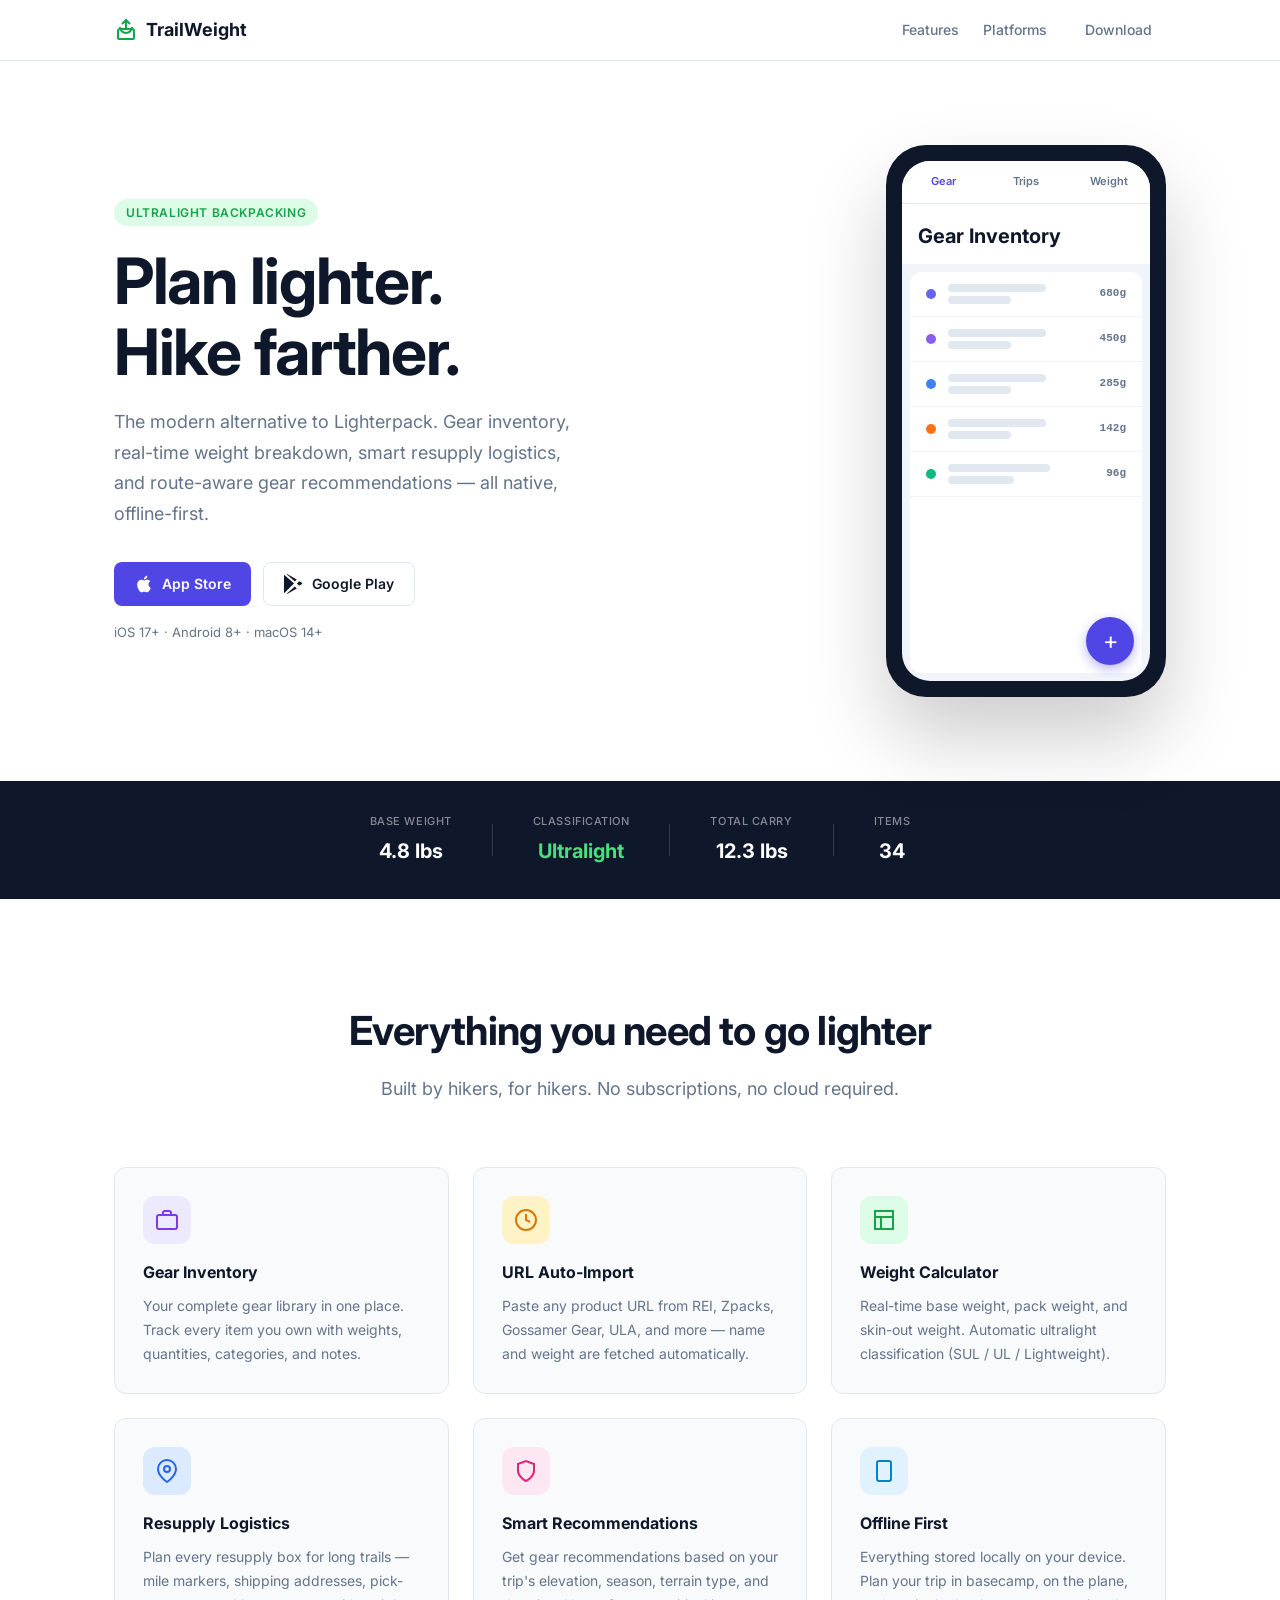
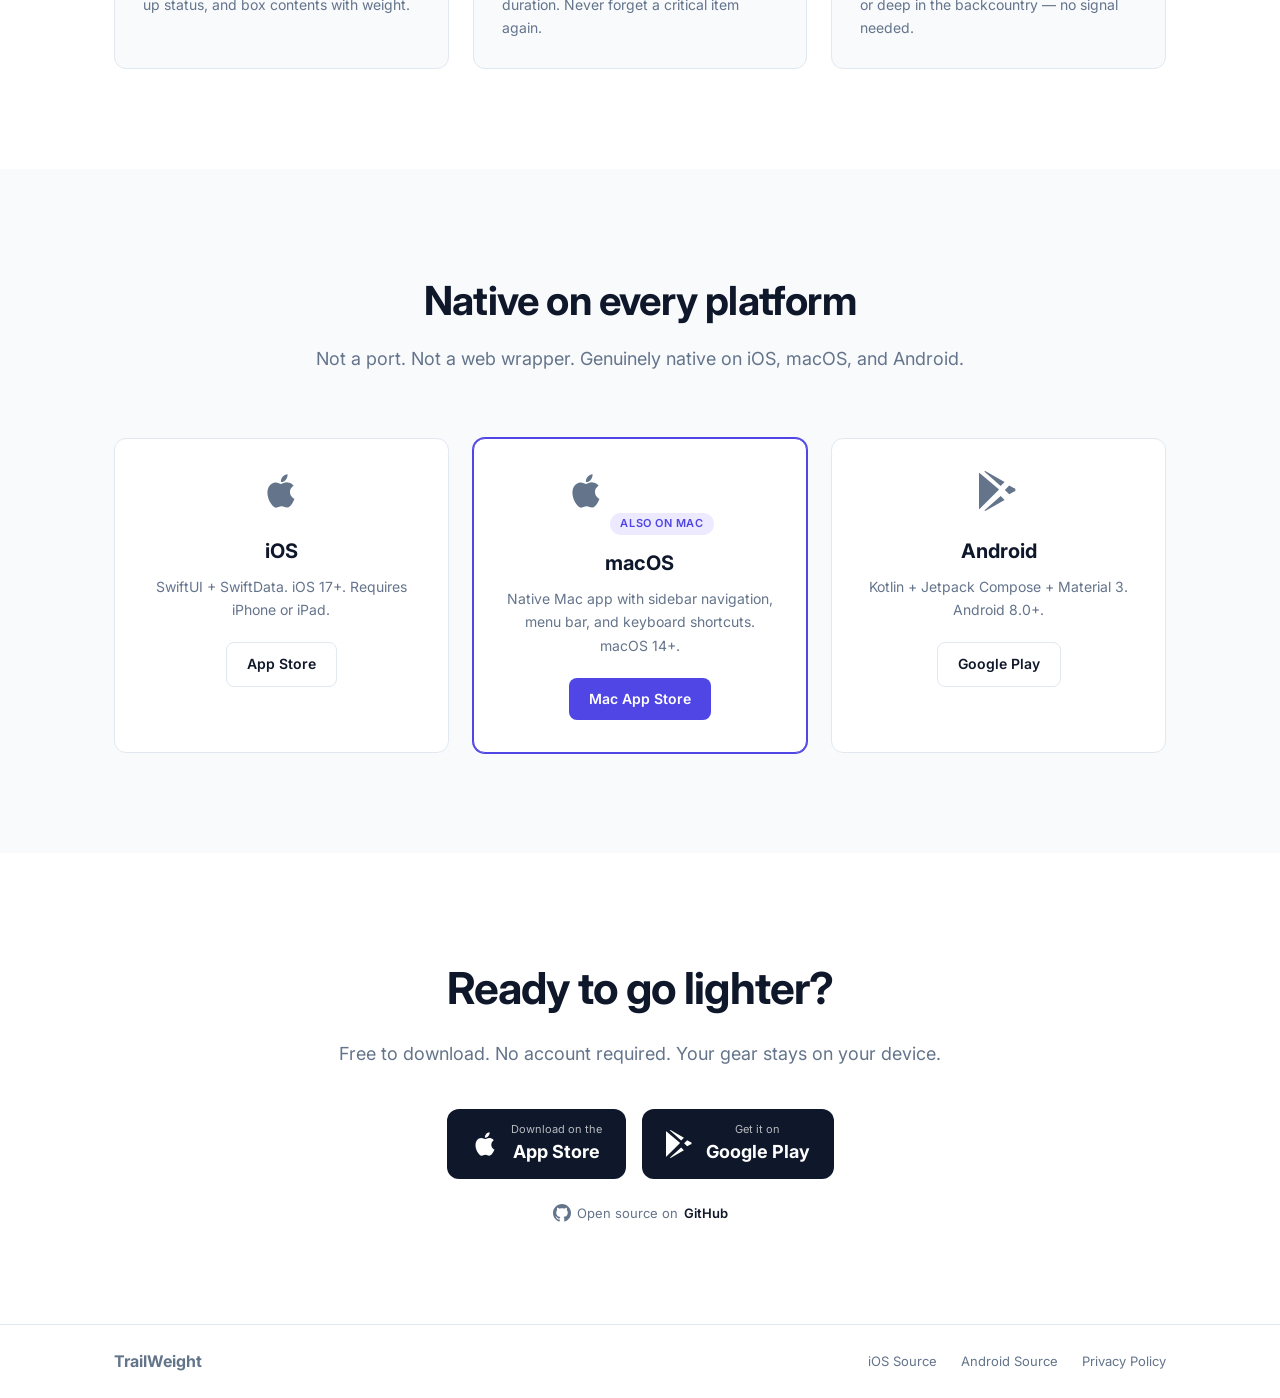
<file: index.html>
<!DOCTYPE html>
<html lang="en">
<head>
  <meta charset="UTF-8" />
  <meta name="viewport" content="width=device-width, initial-scale=1.0" />
  <title>TrailWeight — Ultralight Backpacking Planner</title>
  <meta name="description" content="Plan lighter. Hike farther. TrailWeight is the modern gear inventory and pack weight calculator for serious ultralight backpackers — on iOS, macOS, and Android. Free, offline-first, no account required." />
  <meta name="keywords" content="ultralight backpacking, pack weight calculator, gear inventory, lighterpack alternative, SUL, UL, base weight, resupply logistics, backpacking app" />
  <meta property="og:title" content="TrailWeight — Ultralight Backpacking Planner" />
  <meta property="og:description" content="Gear inventory, pack weight calculator, smart resupply logistics, and gear recommendations based on your route. The modern Lighterpack alternative." />
  <meta property="og:type" content="website" />
  <meta property="og:url" content="https://sbrines.github.io/TrailWeight-Web/" />
  <link rel="canonical" href="https://sbrines.github.io/TrailWeight-Web/" />
  <link rel="preconnect" href="https://fonts.googleapis.com" />
  <link rel="preconnect" href="https://fonts.gstatic.com" crossorigin />
  <link href="https://fonts.googleapis.com/css2?family=Inter:wght@300;400;500;600;700&display=swap" rel="stylesheet" />
  <link rel="stylesheet" href="style.css" />
</head>
<body>

  <!-- Nav -->
  <nav class="nav">
    <div class="nav-inner">
      <a href="#" class="nav-brand">
        <svg class="nav-icon" viewBox="0 0 24 24" fill="none" stroke="currentColor" stroke-width="2">
          <path d="M16 6l-4-4-4 4M12 2v10M6 9a6 6 0 0012 0"/>
          <path d="M5 21h14a1 1 0 001-1v-7a2 2 0 00-2-2H6a2 2 0 00-2 2v7a1 1 0 001 1z"/>
        </svg>
        TrailWeight
      </a>
      <div class="nav-links">
        <a href="#features">Features</a>
        <a href="#platforms">Platforms</a>
        <a href="#download" class="btn btn-sm">Download</a>
      </div>
    </div>
  </nav>

  <!-- Hero -->
  <section class="hero">
    <div class="hero-inner">
      <div class="badge">Ultralight backpacking</div>
      <h1>Plan lighter.<br>Hike farther.</h1>
      <p class="hero-sub">
        The modern alternative to Lighterpack. Gear inventory, real-time weight breakdown,
        smart resupply logistics, and route-aware gear recommendations — all native, offline-first.
      </p>
      <div class="hero-actions">
        <a href="#download" class="btn btn-primary">
          <svg viewBox="0 0 24 24" fill="currentColor" width="20" height="20"><path d="M18.71 19.5c-.83 1.24-1.71 2.45-3.05 2.47-1.34.03-1.77-.79-3.29-.79-1.53 0-2 .77-3.27.82-1.31.05-2.3-1.32-3.14-2.53C4.25 17 2.94 12.45 4.7 9.39c.87-1.52 2.43-2.48 4.12-2.51 1.28-.02 2.5.87 3.29.87.78 0 2.26-1.07 3.8-.91.65.03 2.47.26 3.64 1.98-.09.06-2.17 1.28-2.15 3.81.03 3.02 2.65 4.03 2.68 4.04-.03.07-.42 1.44-1.38 2.83M13 3.5c.73-.83 1.94-1.46 2.94-1.5.13 1.17-.34 2.35-1.04 3.19-.69.85-1.83 1.51-2.95 1.42-.15-1.15.41-2.35 1.05-3.11z"/></svg>
          App Store
        </a>
        <a href="#download" class="btn btn-secondary">
          <svg viewBox="0 0 24 24" fill="currentColor" width="20" height="20"><path d="M3.18 23.76c.34.19.74.19 1.08 0l11.09-6.4-2.35-2.36-9.82 8.76zM.1 1.09A1.03 1.03 0 000 1.52v20.96c0 .16.04.31.1.44l.06.06 11.73-11.73v-.27L.16 1.03l-.06.06zM20.81 10.23l-2.66-1.54-2.64 2.64 2.64 2.64 2.67-1.54a1.07 1.07 0 000-2.2zM4.26.24L15.35 6.64l-2.35 2.35L3.18.23A1.04 1.04 0 014.26.24z"/></svg>
          Google Play
        </a>
      </div>
      <p class="hero-note">iOS 17+ · Android 8+ · macOS 14+</p>
    </div>

    <!-- App preview placeholder -->
    <div class="hero-preview">
      <div class="phone-frame">
        <div class="phone-screen">
          <div class="mock-app">
            <div class="mock-nav">
              <span class="mock-nav-item active">Gear</span>
              <span class="mock-nav-item">Trips</span>
              <span class="mock-nav-item">Weight</span>
            </div>
            <div class="mock-header">Gear Inventory</div>
            <div class="mock-list">
              <div class="mock-item">
                <div class="mock-dot" style="background:#6366f1"></div>
                <div class="mock-text">
                  <div class="mock-line mock-title"></div>
                  <div class="mock-line mock-sub"></div>
                </div>
                <div class="mock-weight">680g</div>
              </div>
              <div class="mock-item">
                <div class="mock-dot" style="background:#8b5cf6"></div>
                <div class="mock-text">
                  <div class="mock-line mock-title"></div>
                  <div class="mock-line mock-sub"></div>
                </div>
                <div class="mock-weight">450g</div>
              </div>
              <div class="mock-item">
                <div class="mock-dot" style="background:#3b82f6"></div>
                <div class="mock-text">
                  <div class="mock-line mock-title"></div>
                  <div class="mock-line mock-sub"></div>
                </div>
                <div class="mock-weight">285g</div>
              </div>
              <div class="mock-item">
                <div class="mock-dot" style="background:#f97316"></div>
                <div class="mock-text">
                  <div class="mock-line mock-title"></div>
                  <div class="mock-line mock-sub"></div>
                </div>
                <div class="mock-weight">142g</div>
              </div>
              <div class="mock-item">
                <div class="mock-dot" style="background:#10b981"></div>
                <div class="mock-text">
                  <div class="mock-line mock-title"></div>
                  <div class="mock-line mock-sub"></div>
                </div>
                <div class="mock-weight">96g</div>
              </div>
            </div>
            <div class="mock-fab">+</div>
          </div>
        </div>
      </div>
    </div>
  </section>

  <!-- Weight bar -->
  <section class="weight-bar">
    <div class="container">
      <div class="weight-stats">
        <div class="stat">
          <div class="stat-label">Base Weight</div>
          <div class="stat-value">4.8 lbs</div>
        </div>
        <div class="stat-div"></div>
        <div class="stat">
          <div class="stat-label">Classification</div>
          <div class="stat-value highlight">Ultralight</div>
        </div>
        <div class="stat-div"></div>
        <div class="stat">
          <div class="stat-label">Total Carry</div>
          <div class="stat-value">12.3 lbs</div>
        </div>
        <div class="stat-div"></div>
        <div class="stat">
          <div class="stat-label">Items</div>
          <div class="stat-value">34</div>
        </div>
      </div>
    </div>
  </section>

  <!-- Features -->
  <section class="features" id="features">
    <div class="container">
      <div class="section-header">
        <h2>Everything you need to go lighter</h2>
        <p>Built by hikers, for hikers. No subscriptions, no cloud required.</p>
      </div>
      <div class="features-grid">

        <div class="feature-card">
          <div class="feature-icon" style="background:#ede9fe;color:#7c3aed">
            <svg viewBox="0 0 24 24" fill="none" stroke="currentColor" stroke-width="2" width="24" height="24">
              <path d="M20 7H4a2 2 0 00-2 2v10a2 2 0 002 2h16a2 2 0 002-2V9a2 2 0 00-2-2z"/>
              <path d="M16 7V5a2 2 0 00-2-2h-4a2 2 0 00-2 2v2"/>
            </svg>
          </div>
          <h3>Gear Inventory</h3>
          <p>Your complete gear library in one place. Track every item you own with weights, quantities, categories, and notes.</p>
        </div>

        <div class="feature-card">
          <div class="feature-icon" style="background:#fef3c7;color:#d97706">
            <svg viewBox="0 0 24 24" fill="none" stroke="currentColor" stroke-width="2" width="24" height="24">
              <path d="M12 2a10 10 0 100 20 10 10 0 000-20z"/>
              <path d="M12 6v6l4 2"/>
            </svg>
          </div>
          <h3>URL Auto-Import</h3>
          <p>Paste any product URL from REI, Zpacks, Gossamer Gear, ULA, and more — name and weight are fetched automatically.</p>
        </div>

        <div class="feature-card">
          <div class="feature-icon" style="background:#dcfce7;color:#16a34a">
            <svg viewBox="0 0 24 24" fill="none" stroke="currentColor" stroke-width="2" width="24" height="24">
              <path d="M3 3h18v18H3z" rx="2"/>
              <path d="M3 9h18M9 21V9"/>
            </svg>
          </div>
          <h3>Weight Calculator</h3>
          <p>Real-time base weight, pack weight, and skin-out weight. Automatic ultralight classification (SUL / UL / Lightweight).</p>
        </div>

        <div class="feature-card">
          <div class="feature-icon" style="background:#dbeafe;color:#2563eb">
            <svg viewBox="0 0 24 24" fill="none" stroke="currentColor" stroke-width="2" width="24" height="24">
              <path d="M21 10c0 7-9 13-9 13s-9-6-9-13a9 9 0 0118 0z"/>
              <circle cx="12" cy="10" r="3"/>
            </svg>
          </div>
          <h3>Resupply Logistics</h3>
          <p>Plan every resupply box for long trails — mile markers, shipping addresses, pick-up status, and box contents with weight.</p>
        </div>

        <div class="feature-card">
          <div class="feature-icon" style="background:#fce7f3;color:#db2777">
            <svg viewBox="0 0 24 24" fill="none" stroke="currentColor" stroke-width="2" width="24" height="24">
              <path d="M12 22s8-4 8-10V5l-8-3-8 3v7c0 6 8 10 8 10z"/>
            </svg>
          </div>
          <h3>Smart Recommendations</h3>
          <p>Get gear recommendations based on your trip's elevation, season, terrain type, and duration. Never forget a critical item again.</p>
        </div>

        <div class="feature-card">
          <div class="feature-icon" style="background:#e0f2fe;color:#0284c7">
            <svg viewBox="0 0 24 24" fill="none" stroke="currentColor" stroke-width="2" width="24" height="24">
              <rect x="5" y="2" width="14" height="20" rx="2"/>
              <path d="M12 18h.01"/>
            </svg>
          </div>
          <h3>Offline First</h3>
          <p>Everything stored locally on your device. Plan your trip in basecamp, on the plane, or deep in the backcountry — no signal needed.</p>
        </div>

      </div>
    </div>
  </section>

  <!-- Platforms -->
  <section class="platforms" id="platforms">
    <div class="container">
      <div class="section-header">
        <h2>Native on every platform</h2>
        <p>Not a port. Not a web wrapper. Genuinely native on iOS, macOS, and Android.</p>
      </div>
      <div class="platforms-grid">
        <div class="platform-card">
          <svg viewBox="0 0 24 24" fill="currentColor" width="40" height="40"><path d="M18.71 19.5c-.83 1.24-1.71 2.45-3.05 2.47-1.34.03-1.77-.79-3.29-.79-1.53 0-2 .77-3.27.82-1.31.05-2.3-1.32-3.14-2.53C4.25 17 2.94 12.45 4.7 9.39c.87-1.52 2.43-2.48 4.12-2.51 1.28-.02 2.5.87 3.29.87.78 0 2.26-1.07 3.8-.91.65.03 2.47.26 3.64 1.98-.09.06-2.17 1.28-2.15 3.81.03 3.02 2.65 4.03 2.68 4.04-.03.07-.42 1.44-1.38 2.83M13 3.5c.73-.83 1.94-1.46 2.94-1.5.13 1.17-.34 2.35-1.04 3.19-.69.85-1.83 1.51-2.95 1.42-.15-1.15.41-2.35 1.05-3.11z"/></svg>
          <h3>iOS</h3>
          <p>SwiftUI + SwiftData. iOS 17+. Requires iPhone or iPad.</p>
          <a href="#" class="btn btn-outline">App Store</a>
        </div>
        <div class="platform-card featured">
          <svg viewBox="0 0 24 24" fill="currentColor" width="40" height="40"><path d="M18.71 19.5c-.83 1.24-1.71 2.45-3.05 2.47-1.34.03-1.77-.79-3.29-.79-1.53 0-2 .77-3.27.82-1.31.05-2.3-1.32-3.14-2.53C4.25 17 2.94 12.45 4.7 9.39c.87-1.52 2.43-2.48 4.12-2.51 1.28-.02 2.5.87 3.29.87.78 0 2.26-1.07 3.8-.91.65.03 2.47.26 3.64 1.98-.09.06-2.17 1.28-2.15 3.81.03 3.02 2.65 4.03 2.68 4.04-.03.07-.42 1.44-1.38 2.83M13 3.5c.73-.83 1.94-1.46 2.94-1.5.13 1.17-.34 2.35-1.04 3.19-.69.85-1.83 1.51-2.95 1.42-.15-1.15.41-2.35 1.05-3.11z"/></svg>
          <div class="featured-badge">Also on Mac</div>
          <h3>macOS</h3>
          <p>Native Mac app with sidebar navigation, menu bar, and keyboard shortcuts. macOS 14+.</p>
          <a href="#" class="btn btn-primary">Mac App Store</a>
        </div>
        <div class="platform-card">
          <svg viewBox="0 0 24 24" fill="currentColor" width="40" height="40"><path d="M3.18 23.76c.34.19.74.19 1.08 0l11.09-6.4-2.35-2.36-9.82 8.76zM.1 1.09A1.03 1.03 0 000 1.52v20.96c0 .16.04.31.1.44l.06.06 11.73-11.73v-.27L.16 1.03l-.06.06zM20.81 10.23l-2.66-1.54-2.64 2.64 2.64 2.64 2.67-1.54a1.07 1.07 0 000-2.2zM4.26.24L15.35 6.64l-2.35 2.35L3.18.23A1.04 1.04 0 014.26.24z"/></svg>
          <h3>Android</h3>
          <p>Kotlin + Jetpack Compose + Material 3. Android 8.0+.</p>
          <a href="#" class="btn btn-outline">Google Play</a>
        </div>
      </div>
    </div>
  </section>

  <!-- Download -->
  <section class="download" id="download">
    <div class="container">
      <h2>Ready to go lighter?</h2>
      <p>Free to download. No account required. Your gear stays on your device.</p>
      <div class="download-buttons">
        <a href="#" class="store-btn">
          <svg viewBox="0 0 24 24" fill="currentColor" width="28" height="28"><path d="M18.71 19.5c-.83 1.24-1.71 2.45-3.05 2.47-1.34.03-1.77-.79-3.29-.79-1.53 0-2 .77-3.27.82-1.31.05-2.3-1.32-3.14-2.53C4.25 17 2.94 12.45 4.7 9.39c.87-1.52 2.43-2.48 4.12-2.51 1.28-.02 2.5.87 3.29.87.78 0 2.26-1.07 3.8-.91.65.03 2.47.26 3.64 1.98-.09.06-2.17 1.28-2.15 3.81.03 3.02 2.65 4.03 2.68 4.04-.03.07-.42 1.44-1.38 2.83M13 3.5c.73-.83 1.94-1.46 2.94-1.5.13 1.17-.34 2.35-1.04 3.19-.69.85-1.83 1.51-2.95 1.42-.15-1.15.41-2.35 1.05-3.11z"/></svg>
          <div>
            <div class="store-label">Download on the</div>
            <div class="store-name">App Store</div>
          </div>
        </a>
        <a href="#" class="store-btn">
          <svg viewBox="0 0 24 24" fill="currentColor" width="28" height="28"><path d="M3.18 23.76c.34.19.74.19 1.08 0l11.09-6.4-2.35-2.36-9.82 8.76zM.1 1.09A1.03 1.03 0 000 1.52v20.96c0 .16.04.31.1.44l.06.06 11.73-11.73v-.27L.16 1.03l-.06.06zM20.81 10.23l-2.66-1.54-2.64 2.64 2.64 2.64 2.67-1.54a1.07 1.07 0 000-2.2zM4.26.24L15.35 6.64l-2.35 2.35L3.18.23A1.04 1.04 0 014.26.24z"/></svg>
          <div>
            <div class="store-label">Get it on</div>
            <div class="store-name">Google Play</div>
          </div>
        </a>
      </div>
      <div class="open-source">
        <svg viewBox="0 0 24 24" fill="currentColor" width="18" height="18"><path d="M12 0c-6.626 0-12 5.373-12 12 0 5.302 3.438 9.8 8.207 11.387.599.111.793-.261.793-.577v-2.234c-3.338.726-4.033-1.416-4.033-1.416-.546-1.387-1.333-1.756-1.333-1.756-1.089-.745.083-.729.083-.729 1.205.084 1.839 1.237 1.839 1.237 1.07 1.834 2.807 1.304 3.492.997.107-.775.418-1.305.762-1.604-2.665-.305-5.467-1.334-5.467-5.931 0-1.311.469-2.381 1.236-3.221-.124-.303-.535-1.524.117-3.176 0 0 1.008-.322 3.301 1.23.957-.266 1.983-.399 3.003-.404 1.02.005 2.047.138 3.006.404 2.291-1.552 3.297-1.23 3.297-1.23.653 1.653.242 2.874.118 3.176.77.84 1.235 1.911 1.235 3.221 0 4.609-2.807 5.624-5.479 5.921.43.372.823 1.102.823 2.222v3.293c0 .319.192.694.801.576 4.765-1.589 8.199-6.086 8.199-11.386 0-6.627-5.373-12-12-12z"/></svg>
        Open source on <a href="https://github.com/sbrines/TrailWeight-iOS" target="_blank">GitHub</a>
      </div>
    </div>
  </section>

  <!-- Footer -->
  <footer class="footer">
    <div class="container">
      <div class="footer-inner">
        <span class="footer-brand">TrailWeight</span>
        <div class="footer-links">
          <a href="https://github.com/sbrines/TrailWeight-iOS" target="_blank">iOS Source</a>
          <a href="https://github.com/sbrines/TrailWeight-Android" target="_blank">Android Source</a>
          <a href="/privacy.html">Privacy Policy</a>
        </div>
      </div>
    </div>
  </footer>

</body>
</html>
</file>
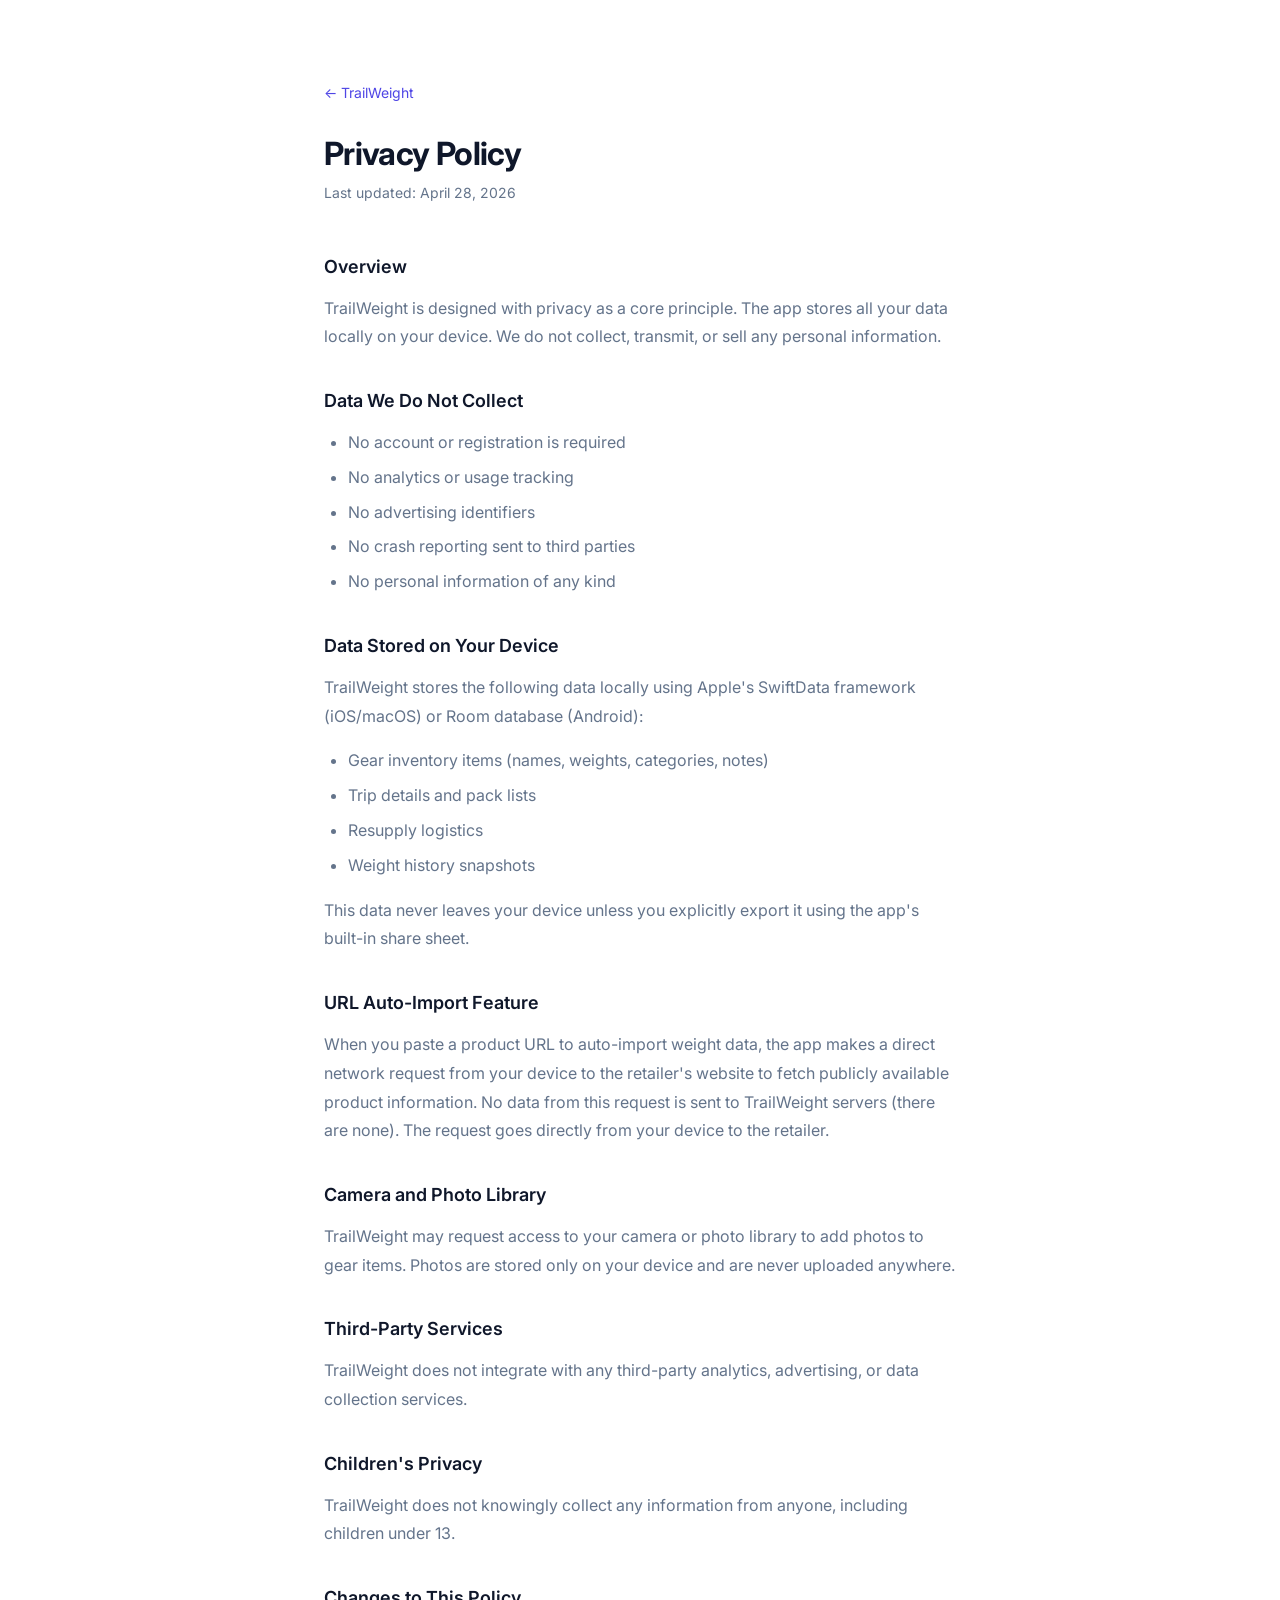
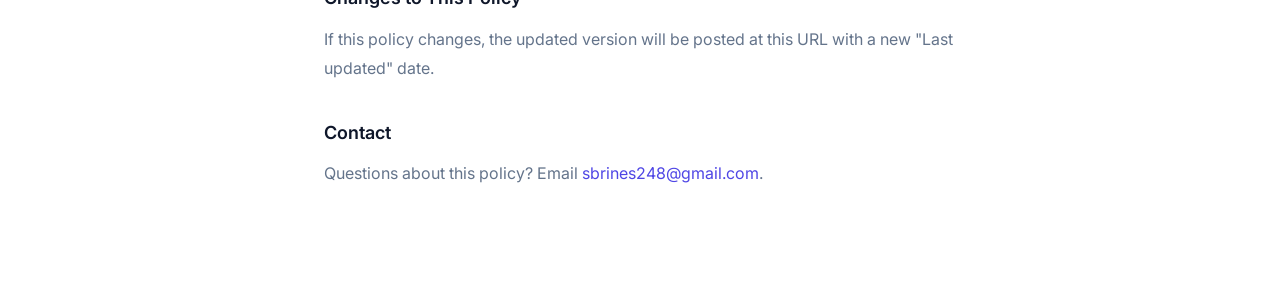
<file: privacy.html>
<!DOCTYPE html>
<html lang="en">
<head>
  <meta charset="UTF-8" />
  <meta name="viewport" content="width=device-width, initial-scale=1.0" />
  <title>Privacy Policy — TrailWeight</title>
  <link rel="preconnect" href="https://fonts.googleapis.com" />
  <link rel="preconnect" href="https://fonts.gstatic.com" crossorigin />
  <link href="https://fonts.googleapis.com/css2?family=Inter:wght@300;400;500;600;700&display=swap" rel="stylesheet" />
  <link rel="stylesheet" href="style.css" />
  <style>
    .prose { max-width: 680px; margin: 0 auto; padding: 80px 24px; }
    .prose h1 { font-size: 32px; font-weight: 700; margin-bottom: 8px; letter-spacing: -.02em; }
    .prose .updated { color: var(--text-muted); font-size: 14px; margin-bottom: 48px; }
    .prose h2 { font-size: 18px; font-weight: 600; margin: 36px 0 12px; }
    .prose p { color: var(--text-muted); line-height: 1.8; margin-bottom: 16px; }
    .prose ul { color: var(--text-muted); line-height: 1.8; margin-bottom: 16px; padding-left: 24px; }
    .prose li { margin-bottom: 6px; }
    .prose a { color: var(--indigo); text-decoration: none; }
    .prose a:hover { text-decoration: underline; }
    .back { display: inline-flex; align-items: center; gap: 6px; color: var(--text-muted); font-size: 14px; text-decoration: none; margin-bottom: 32px; }
    .back:hover { color: var(--text); }
  </style>
</head>
<body>
  <div class="prose">
    <a href="/" class="back">← TrailWeight</a>
    <h1>Privacy Policy</h1>
    <p class="updated">Last updated: April 28, 2026</p>

    <h2>Overview</h2>
    <p>TrailWeight is designed with privacy as a core principle. The app stores all your data locally on your device. We do not collect, transmit, or sell any personal information.</p>

    <h2>Data We Do Not Collect</h2>
    <ul>
      <li>No account or registration is required</li>
      <li>No analytics or usage tracking</li>
      <li>No advertising identifiers</li>
      <li>No crash reporting sent to third parties</li>
      <li>No personal information of any kind</li>
    </ul>

    <h2>Data Stored on Your Device</h2>
    <p>TrailWeight stores the following data locally using Apple's SwiftData framework (iOS/macOS) or Room database (Android):</p>
    <ul>
      <li>Gear inventory items (names, weights, categories, notes)</li>
      <li>Trip details and pack lists</li>
      <li>Resupply logistics</li>
      <li>Weight history snapshots</li>
    </ul>
    <p>This data never leaves your device unless you explicitly export it using the app's built-in share sheet.</p>

    <h2>URL Auto-Import Feature</h2>
    <p>When you paste a product URL to auto-import weight data, the app makes a direct network request from your device to the retailer's website to fetch publicly available product information. No data from this request is sent to TrailWeight servers (there are none). The request goes directly from your device to the retailer.</p>

    <h2>Camera and Photo Library</h2>
    <p>TrailWeight may request access to your camera or photo library to add photos to gear items. Photos are stored only on your device and are never uploaded anywhere.</p>

    <h2>Third-Party Services</h2>
    <p>TrailWeight does not integrate with any third-party analytics, advertising, or data collection services.</p>

    <h2>Children's Privacy</h2>
    <p>TrailWeight does not knowingly collect any information from anyone, including children under 13.</p>

    <h2>Changes to This Policy</h2>
    <p>If this policy changes, the updated version will be posted at this URL with a new "Last updated" date.</p>

    <h2>Contact</h2>
    <p>Questions about this policy? Email <a href="mailto:sbrines248@gmail.com">sbrines248@gmail.com</a>.</p>
  </div>
</body>
</html>
</file>
<file: style.css>
*, *::before, *::after { box-sizing: border-box; margin: 0; padding: 0; }

:root {
  --green: #16a34a;
  --green-light: #dcfce7;
  --indigo: #4f46e5;
  --indigo-light: #ede9fe;
  --text: #0f172a;
  --text-muted: #64748b;
  --border: #e2e8f0;
  --bg: #ffffff;
  --bg-alt: #f8fafc;
  --radius: 12px;
}

html { scroll-behavior: smooth; }
body { font-family: 'Inter', -apple-system, sans-serif; color: var(--text); background: var(--bg); line-height: 1.6; }

.container { max-width: 1100px; margin: 0 auto; padding: 0 24px; }

/* Nav */
.nav { position: sticky; top: 0; z-index: 100; background: rgba(255,255,255,0.85); backdrop-filter: blur(12px); border-bottom: 1px solid var(--border); }
.nav-inner { max-width: 1100px; margin: 0 auto; padding: 0 24px; height: 60px; display: flex; align-items: center; justify-content: space-between; }
.nav-brand { display: flex; align-items: center; gap: 8px; font-weight: 700; font-size: 18px; color: var(--text); text-decoration: none; }
.nav-icon { width: 24px; height: 24px; color: var(--green); }
.nav-links { display: flex; align-items: center; gap: 24px; }
.nav-links a { color: var(--text-muted); text-decoration: none; font-size: 14px; font-weight: 500; transition: color .15s; }
.nav-links a:hover { color: var(--text); }

/* Buttons */
.btn { display: inline-flex; align-items: center; gap: 8px; padding: 10px 20px; border-radius: 8px; font-size: 14px; font-weight: 600; text-decoration: none; transition: all .15s; cursor: pointer; border: none; }
.btn-sm { padding: 7px 14px; font-size: 13px; }
.btn-primary { background: var(--indigo); color: #fff; }
.btn-primary:hover { background: #4338ca; }
.btn-secondary { background: var(--bg); color: var(--text); border: 1.5px solid var(--border); }
.btn-secondary:hover { background: var(--bg-alt); }
.btn-outline { background: transparent; color: var(--text); border: 1.5px solid var(--border); }
.btn-outline:hover { background: var(--bg-alt); }

/* Hero */
.hero { min-height: 80vh; display: flex; align-items: center; padding: 80px 24px; max-width: 1100px; margin: 0 auto; gap: 64px; }
.hero-inner { flex: 1; min-width: 0; }
.badge { display: inline-block; background: var(--green-light); color: var(--green); font-size: 12px; font-weight: 600; letter-spacing: .05em; text-transform: uppercase; padding: 4px 12px; border-radius: 100px; margin-bottom: 20px; }
h1 { font-size: clamp(40px, 5vw, 64px); font-weight: 700; line-height: 1.1; letter-spacing: -.02em; margin-bottom: 20px; }
.hero-sub { font-size: 18px; color: var(--text-muted); max-width: 480px; margin-bottom: 32px; line-height: 1.7; }
.hero-actions { display: flex; gap: 12px; flex-wrap: wrap; margin-bottom: 16px; }
.hero-note { font-size: 13px; color: var(--text-muted); }

/* Phone mockup */
.hero-preview { flex: 0 0 280px; }
.phone-frame { background: var(--text); border-radius: 40px; padding: 16px; box-shadow: 0 40px 80px rgba(0,0,0,.2), 0 0 0 1px rgba(255,255,255,.1); }
.phone-screen { background: #f1f5f9; border-radius: 28px; overflow: hidden; height: 520px; }
.mock-app { display: flex; flex-direction: column; height: 100%; position: relative; }
.mock-nav { display: flex; background: #fff; border-bottom: 1px solid var(--border); padding: 8px 0; }
.mock-nav-item { flex: 1; text-align: center; font-size: 11px; font-weight: 600; color: var(--text-muted); padding: 4px; }
.mock-nav-item.active { color: var(--indigo); }
.mock-header { background: #fff; font-weight: 700; font-size: 20px; padding: 16px 16px 12px; }
.mock-list { flex: 1; background: #fff; margin: 8px; border-radius: 12px; overflow: hidden; }
.mock-item { display: flex; align-items: center; gap: 12px; padding: 12px 16px; border-bottom: 1px solid #f1f5f9; }
.mock-dot { width: 10px; height: 10px; border-radius: 50%; flex-shrink: 0; }
.mock-text { flex: 1; display: flex; flex-direction: column; gap: 4px; }
.mock-line { height: 8px; background: #e2e8f0; border-radius: 4px; }
.mock-title { width: 70%; }
.mock-sub { width: 45%; }
.mock-weight { font-size: 11px; font-weight: 600; color: var(--text-muted); font-family: monospace; }
.mock-fab { position: absolute; bottom: 16px; right: 16px; width: 48px; height: 48px; background: var(--indigo); color: #fff; border-radius: 50%; display: flex; align-items: center; justify-content: center; font-size: 24px; box-shadow: 0 4px 12px rgba(79,70,229,.4); }

/* Weight bar */
.weight-bar { background: var(--text); color: #fff; padding: 24px 0; }
.weight-stats { display: flex; align-items: center; justify-content: center; gap: 0; flex-wrap: wrap; }
.stat { text-align: center; padding: 8px 40px; }
.stat-div { width: 1px; height: 32px; background: rgba(255,255,255,.15); }
.stat-label { font-size: 11px; font-weight: 500; color: rgba(255,255,255,.5); text-transform: uppercase; letter-spacing: .05em; margin-bottom: 4px; }
.stat-value { font-size: 20px; font-weight: 700; }
.stat-value.highlight { color: #4ade80; }

/* Features */
.features { padding: 100px 0; }
.section-header { text-align: center; margin-bottom: 64px; }
.section-header h2 { font-size: clamp(28px, 4vw, 40px); font-weight: 700; letter-spacing: -.02em; margin-bottom: 12px; }
.section-header p { color: var(--text-muted); font-size: 18px; }
.features-grid { display: grid; grid-template-columns: repeat(auto-fit, minmax(300px, 1fr)); gap: 24px; }
.feature-card { background: var(--bg-alt); border: 1px solid var(--border); border-radius: var(--radius); padding: 28px; }
.feature-icon { width: 48px; height: 48px; border-radius: 12px; display: flex; align-items: center; justify-content: center; margin-bottom: 16px; }
.feature-card h3 { font-size: 16px; font-weight: 700; margin-bottom: 8px; }
.feature-card p { font-size: 14px; color: var(--text-muted); line-height: 1.7; }

/* Platforms */
.platforms { padding: 100px 0; background: var(--bg-alt); }
.platforms-grid { display: grid; grid-template-columns: repeat(auto-fit, minmax(280px, 1fr)); gap: 24px; }
.platform-card { background: #fff; border: 1px solid var(--border); border-radius: var(--radius); padding: 32px; text-align: center; }
.platform-card.featured { border-color: var(--indigo); box-shadow: 0 0 0 1px var(--indigo); }
.platform-card svg { color: var(--text-muted); margin-bottom: 16px; }
.platform-card h3 { font-size: 20px; font-weight: 700; margin-bottom: 8px; }
.platform-card p { font-size: 14px; color: var(--text-muted); margin-bottom: 20px; line-height: 1.7; }
.featured-badge { display: inline-block; background: var(--indigo-light); color: var(--indigo); font-size: 11px; font-weight: 600; padding: 2px 10px; border-radius: 100px; margin-bottom: 12px; text-transform: uppercase; letter-spacing: .05em; }

/* Download */
.download { padding: 100px 0; text-align: center; }
.download h2 { font-size: clamp(28px, 4vw, 44px); font-weight: 700; letter-spacing: -.02em; margin-bottom: 16px; }
.download > .container > p { color: var(--text-muted); font-size: 18px; margin-bottom: 40px; }
.download-buttons { display: flex; gap: 16px; justify-content: center; flex-wrap: wrap; margin-bottom: 24px; }
.store-btn { display: flex; align-items: center; gap: 12px; background: var(--text); color: #fff; text-decoration: none; padding: 12px 24px; border-radius: 12px; transition: opacity .15s; }
.store-btn:hover { opacity: .85; }
.store-label { font-size: 11px; color: rgba(255,255,255,.7); }
.store-name { font-size: 18px; font-weight: 700; }
.open-source { display: flex; align-items: center; gap: 6px; justify-content: center; font-size: 13px; color: var(--text-muted); }
.open-source a { color: var(--text); font-weight: 600; text-decoration: none; }
.open-source a:hover { text-decoration: underline; }

/* Footer */
.footer { border-top: 1px solid var(--border); padding: 24px 0; }
.footer-inner { display: flex; align-items: center; justify-content: space-between; flex-wrap: wrap; gap: 16px; }
.footer-brand { font-weight: 700; color: var(--text-muted); }
.footer-links { display: flex; gap: 24px; }
.footer-links a { font-size: 13px; color: var(--text-muted); text-decoration: none; }
.footer-links a:hover { color: var(--text); }

/* Responsive */
@media (max-width: 768px) {
  .hero { flex-direction: column; padding: 40px 24px; min-height: auto; }
  .hero-preview { width: 100%; display: flex; justify-content: center; }
  .phone-frame { width: 240px; }
  .phone-screen { height: 440px; }
  .weight-stats { gap: 0; }
  .stat { padding: 8px 20px; }
  .stat-div { display: none; }
  .nav-links a:not(.btn) { display: none; }
}
</file>
